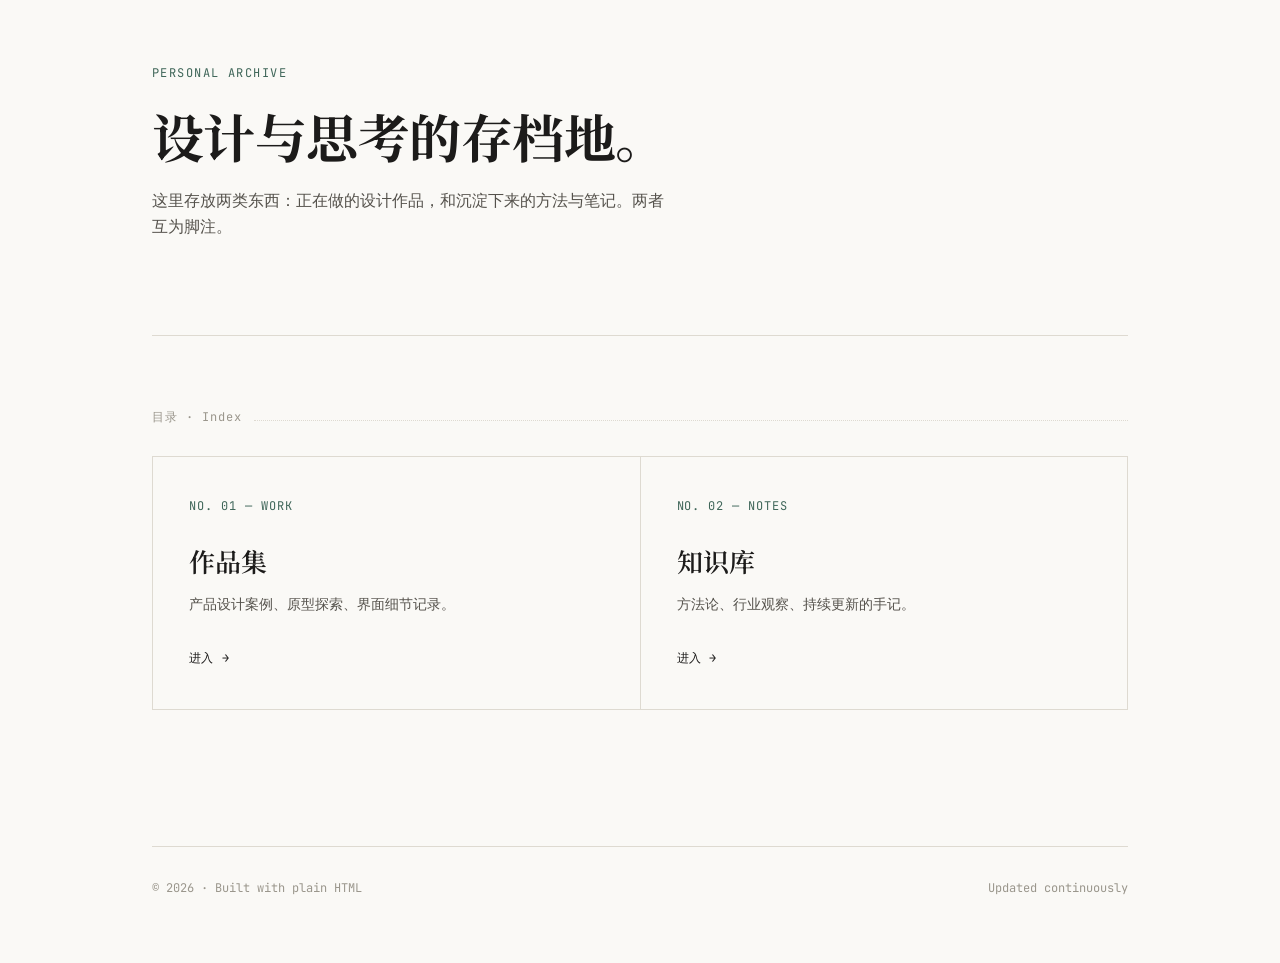
<file: index.html>
<!DOCTYPE html>
<html lang="zh-CN">
<head>
<meta charset="UTF-8">
<meta name="viewport" content="width=device-width, initial-scale=1.0">
<title>存档 · 个人网站</title>
<link rel="preconnect" href="https://fonts.googleapis.com">
<link rel="preconnect" href="https://fonts.gstatic.com" crossorigin>
<link href="https://fonts.googleapis.com/css2?family=Noto+Serif+SC:wght@400;600;700&family=Inter:wght@400;500;600&family=JetBrains+Mono:wght@400;500&display=swap" rel="stylesheet">
<style>
  :root{
    --bg: #FAF9F6;
    --ink: #1C1B1A;
    --ink-soft: #55524C;
    --ink-faint: #9A968C;
    --accent: #3F6659;
    --accent-soft: #E8EEEA;
    --line: #DEDAD1;
    --serif: 'Noto Serif SC', serif;
    --sans: 'Inter', 'Noto Sans SC', sans-serif;
    --mono: 'JetBrains Mono', monospace;
  }
  *{ box-sizing: border-box; margin:0; padding:0; }
  html{ scroll-behavior: smooth; }
  body{
    background: var(--bg);
    color: var(--ink);
    font-family: var(--sans);
    line-height: 1.6;
    -webkit-font-smoothing: antialiased;
  }
  a{ color: inherit; text-decoration: none; }

  .wrap{
    max-width: 1040px;
    margin: 0 auto;
    padding: 0 32px;
  }

  /* ---------- Header ---------- */
  header{
    padding: 64px 0 96px;
    border-bottom: 1px solid var(--line);
  }
  .eyebrow{
    font-family: var(--mono);
    font-size: 12px;
    letter-spacing: 0.12em;
    color: var(--accent);
    text-transform: uppercase;
    margin-bottom: 20px;
  }
  h1{
    font-family: var(--serif);
    font-weight: 700;
    font-size: clamp(32px, 5vw, 52px);
    line-height: 1.25;
    max-width: 720px;
    letter-spacing: -0.01em;
  }
  header p{
    margin-top: 20px;
    max-width: 520px;
    color: var(--ink-soft);
    font-size: 16px;
  }

  /* ---------- Catalog (signature element) ---------- */
  main{ padding: 72px 0 40px; }
  .catalog-label{
    font-family: var(--mono);
    font-size: 12px;
    color: var(--ink-faint);
    letter-spacing: 0.08em;
    margin-bottom: 28px;
    display: flex;
    align-items: baseline;
    gap: 12px;
  }
  .catalog-label::after{
    content: '';
    flex: 1;
    border-bottom: 1px dotted var(--line);
  }

  .catalog{
    display: grid;
    grid-template-columns: 1fr 1fr;
    gap: 1px;
    background: var(--line);
    border: 1px solid var(--line);
  }
  @media (max-width: 720px){
    .catalog{ grid-template-columns: 1fr; }
  }

  .card{
    background: var(--bg);
    padding: 40px 36px;
    position: relative;
    transition: background 0.25s ease;
  }
  .card:hover{ background: var(--accent-soft); }

  .card .no{
    font-family: var(--mono);
    font-size: 12px;
    color: var(--accent);
    letter-spacing: 0.08em;
    display: block;
    margin-bottom: 24px;
  }
  .card h2{
    font-family: var(--serif);
    font-size: 26px;
    font-weight: 600;
    margin-bottom: 12px;
  }
  .card p{
    color: var(--ink-soft);
    font-size: 14px;
    margin-bottom: 28px;
  }
  .card .enter{
    font-family: var(--mono);
    font-size: 12px;
    color: var(--ink);
    letter-spacing: 0.04em;
    display: inline-flex;
    align-items: center;
    gap: 8px;
  }
  .card .enter .arrow{
    transition: transform 0.2s ease;
  }
  .card:hover .enter .arrow{ transform: translateX(4px); }

  /* ---------- Footer ---------- */
  footer{
    margin-top: 96px;
    padding: 32px 0 64px;
    border-top: 1px solid var(--line);
    font-family: var(--mono);
    font-size: 12px;
    color: var(--ink-faint);
    display: flex;
    justify-content: space-between;
    flex-wrap: wrap;
    gap: 12px;
  }
</style>
</head>
<body>

<div class="wrap">
  <header>
    <div class="eyebrow">Personal Archive</div>
    <h1>设计与思考的存档地。</h1>
    <p>这里存放两类东西：正在做的设计作品，和沉淀下来的方法与笔记。两者互为脚注。</p>
  </header>

  <main>
    <div class="catalog-label">目录 · Index</div>
    <div class="catalog">
      <a class="card" href="portfolio/index.html">
        <span class="no">NO. 01 — WORK</span>
        <h2>作品集</h2>
        <p>产品设计案例、原型探索、界面细节记录。</p>
        <span class="enter">进入 <span class="arrow">→</span></span>
      </a>
      <a class="card" href="notes/index.html">
        <span class="no">NO. 02 — NOTES</span>
        <h2>知识库</h2>
        <p>方法论、行业观察、持续更新的手记。</p>
        <span class="enter">进入 <span class="arrow">→</span></span>
      </a>
    </div>
  </main>

  <footer>
    <span>© <span id="year"></span> · Built with plain HTML</span>
    <span>Updated continuously</span>
  </footer>
</div>

<script>
  document.getElementById('year').textContent = new Date().getFullYear();
</script>

</body>
</html>
</file>
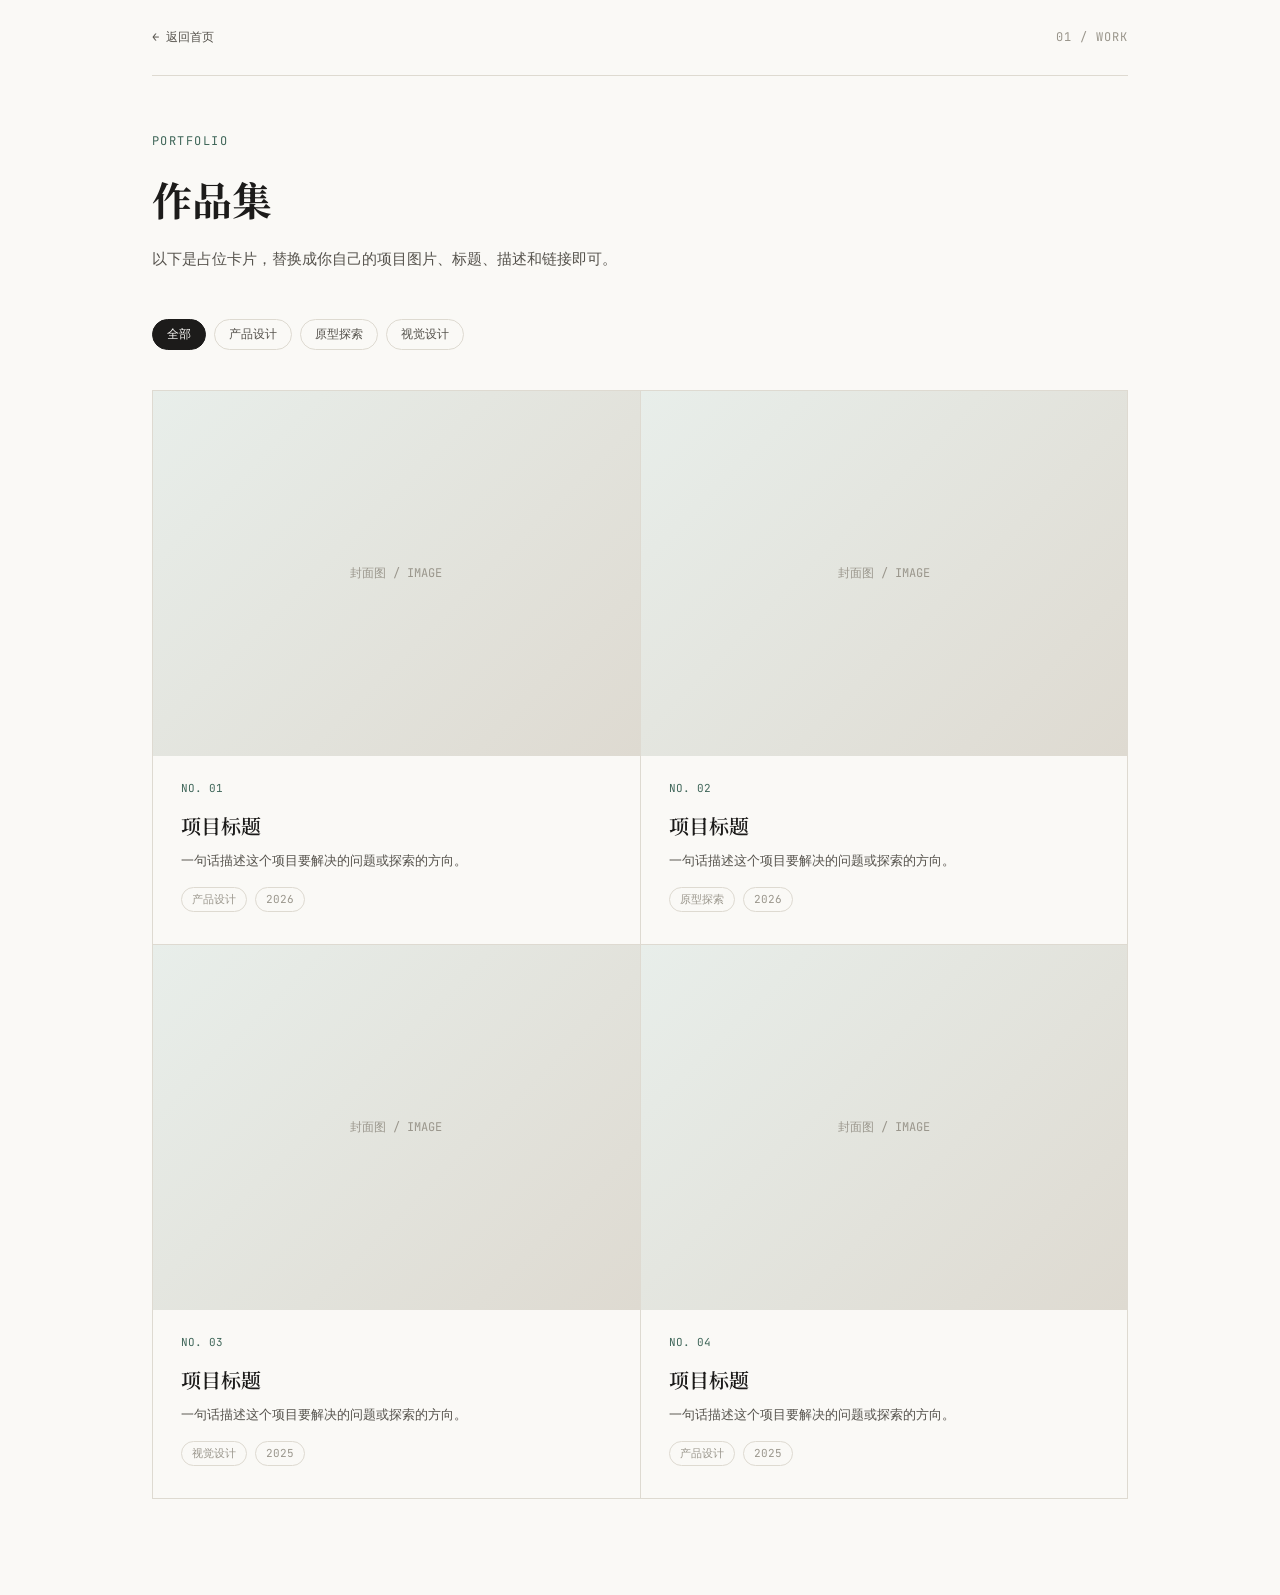
<file: portfolio/index.html>
<!DOCTYPE html>
<html lang="zh-CN">
<head>
<meta charset="UTF-8">
<meta name="viewport" content="width=device-width, initial-scale=1.0">
<title>作品集 · 存档</title>
<link rel="preconnect" href="https://fonts.googleapis.com">
<link rel="preconnect" href="https://fonts.gstatic.com" crossorigin>
<link href="https://fonts.googleapis.com/css2?family=Noto+Serif+SC:wght@400;600;700&family=Inter:wght@400;500;600&family=JetBrains+Mono:wght@400;500&display=swap" rel="stylesheet">
<style>
  :root{
    --bg: #FAF9F6;
    --ink: #1C1B1A;
    --ink-soft: #55524C;
    --ink-faint: #9A968C;
    --accent: #3F6659;
    --accent-soft: #E8EEEA;
    --line: #DEDAD1;
    --serif: 'Noto Serif SC', serif;
    --sans: 'Inter', 'Noto Sans SC', sans-serif;
    --mono: 'JetBrains Mono', monospace;
  }
  *{ box-sizing: border-box; margin:0; padding:0; }
  body{
    background: var(--bg);
    color: var(--ink);
    font-family: var(--sans);
    line-height: 1.6;
    -webkit-font-smoothing: antialiased;
  }
  a{ color: inherit; text-decoration: none; }
  .wrap{ max-width: 1040px; margin: 0 auto; padding: 0 32px; }

  /* ---------- Top nav ---------- */
  nav{
    padding: 28px 0;
    display: flex;
    justify-content: space-between;
    align-items: center;
    border-bottom: 1px solid var(--line);
  }
  .back{
    font-family: var(--mono);
    font-size: 12px;
    color: var(--ink-soft);
    display: inline-flex;
    align-items: center;
    gap: 8px;
  }
  .back:hover{ color: var(--accent); }
  .nav-label{
    font-family: var(--mono);
    font-size: 12px;
    color: var(--ink-faint);
    letter-spacing: 0.08em;
  }

  header{ padding: 56px 0 48px; }
  .eyebrow{
    font-family: var(--mono);
    font-size: 12px;
    letter-spacing: 0.12em;
    color: var(--accent);
    text-transform: uppercase;
    margin-bottom: 16px;
  }
  h1{
    font-family: var(--serif);
    font-weight: 700;
    font-size: clamp(28px, 4vw, 40px);
  }
  header p{
    margin-top: 16px;
    max-width: 520px;
    color: var(--ink-soft);
    font-size: 15px;
  }

  /* ---------- Filter (optional, static demo) ---------- */
  .filters{
    display: flex;
    gap: 8px;
    flex-wrap: wrap;
    margin-bottom: 40px;
  }
  .filter{
    font-family: var(--mono);
    font-size: 12px;
    padding: 6px 14px;
    border: 1px solid var(--line);
    border-radius: 100px;
    color: var(--ink-soft);
    cursor: pointer;
    background: transparent;
  }
  .filter.active{
    background: var(--ink);
    color: var(--bg);
    border-color: var(--ink);
  }

  /* ---------- Grid ---------- */
  .grid{
    display: grid;
    grid-template-columns: repeat(2, 1fr);
    gap: 1px;
    background: var(--line);
    border: 1px solid var(--line);
    margin-bottom: 96px;
  }
  @media (max-width: 720px){
    .grid{ grid-template-columns: 1fr; }
  }

  .project{
    background: var(--bg);
    display: block;
  }
  .thumb{
    aspect-ratio: 4/3;
    background: linear-gradient(135deg, var(--accent-soft), var(--line));
    display: flex;
    align-items: center;
    justify-content: center;
    font-family: var(--mono);
    font-size: 12px;
    color: var(--ink-faint);
  }
  .info{ padding: 24px 28px 32px; }
  .info .no{
    font-family: var(--mono);
    font-size: 11px;
    color: var(--accent);
    display: block;
    margin-bottom: 12px;
  }
  .info h2{
    font-family: var(--serif);
    font-size: 20px;
    font-weight: 600;
    margin-bottom: 8px;
  }
  .info p{
    font-size: 13px;
    color: var(--ink-soft);
    margin-bottom: 16px;
  }
  .tags{ display: flex; gap: 8px; flex-wrap: wrap; }
  .tag{
    font-family: var(--mono);
    font-size: 11px;
    color: var(--ink-faint);
    border: 1px solid var(--line);
    padding: 3px 10px;
    border-radius: 100px;
  }
</style>
</head>
<body>

<div class="wrap">
  <nav>
    <a class="back" href="../index.html">← 返回首页</a>
    <span class="nav-label">01 / WORK</span>
  </nav>

  <header>
    <div class="eyebrow">Portfolio</div>
    <h1>作品集</h1>
    <p>以下是占位卡片，替换成你自己的项目图片、标题、描述和链接即可。</p>
  </header>

  <div class="filters">
    <button class="filter active">全部</button>
    <button class="filter">产品设计</button>
    <button class="filter">原型探索</button>
    <button class="filter">视觉设计</button>
  </div>

  <div class="grid">
    <!-- 复制下面这个 .project 区块即可添加新作品 -->
    <a class="project" href="#">
      <div class="thumb">封面图 / IMAGE</div>
      <div class="info">
        <span class="no">NO. 01</span>
        <h2>项目标题</h2>
        <p>一句话描述这个项目要解决的问题或探索的方向。</p>
        <div class="tags">
          <span class="tag">产品设计</span>
          <span class="tag">2026</span>
        </div>
      </div>
    </a>

    <a class="project" href="#">
      <div class="thumb">封面图 / IMAGE</div>
      <div class="info">
        <span class="no">NO. 02</span>
        <h2>项目标题</h2>
        <p>一句话描述这个项目要解决的问题或探索的方向。</p>
        <div class="tags">
          <span class="tag">原型探索</span>
          <span class="tag">2026</span>
        </div>
      </div>
    </a>

    <a class="project" href="#">
      <div class="thumb">封面图 / IMAGE</div>
      <div class="info">
        <span class="no">NO. 03</span>
        <h2>项目标题</h2>
        <p>一句话描述这个项目要解决的问题或探索的方向。</p>
        <div class="tags">
          <span class="tag">视觉设计</span>
          <span class="tag">2025</span>
        </div>
      </div>
    </a>

    <a class="project" href="#">
      <div class="thumb">封面图 / IMAGE</div>
      <div class="info">
        <span class="no">NO. 04</span>
        <h2>项目标题</h2>
        <p>一句话描述这个项目要解决的问题或探索的方向。</p>
        <div class="tags">
          <span class="tag">产品设计</span>
          <span class="tag">2025</span>
        </div>
      </div>
    </a>
  </div>
</div>

</body>
</html>
</file>
